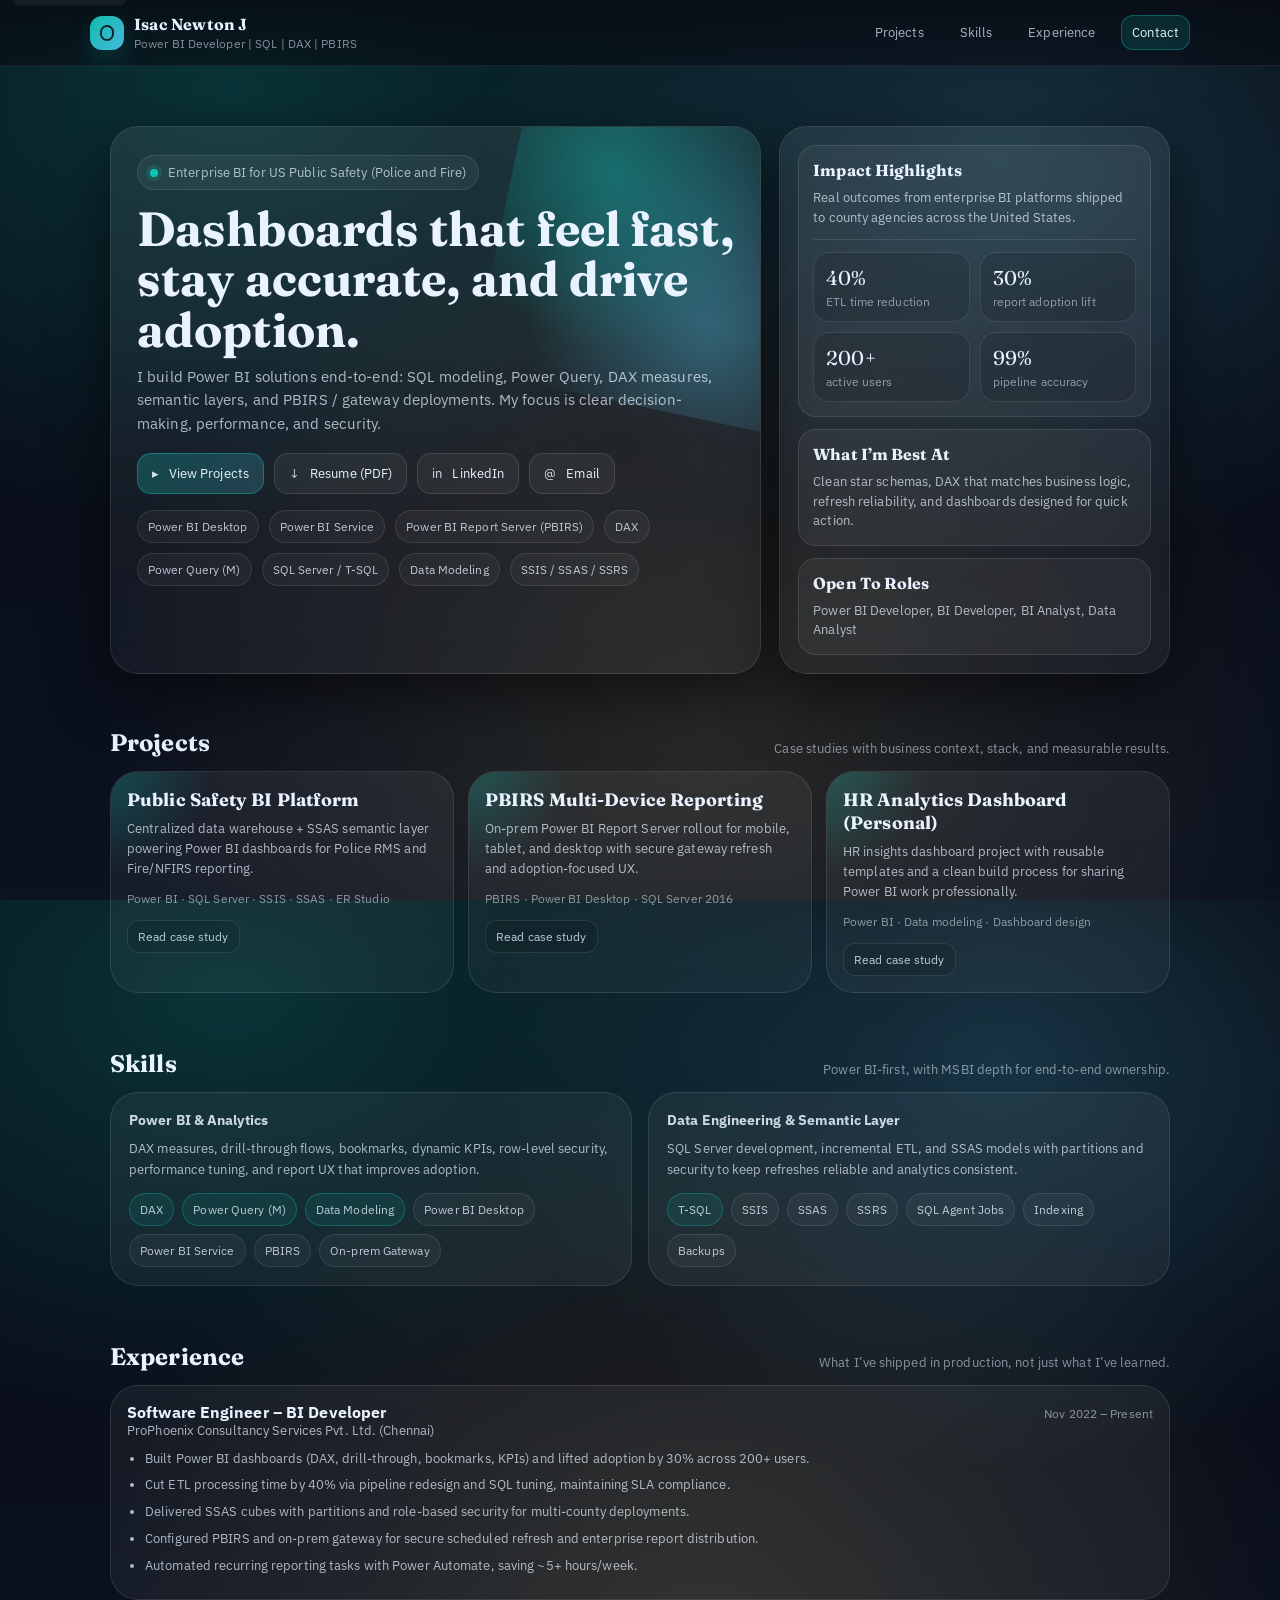
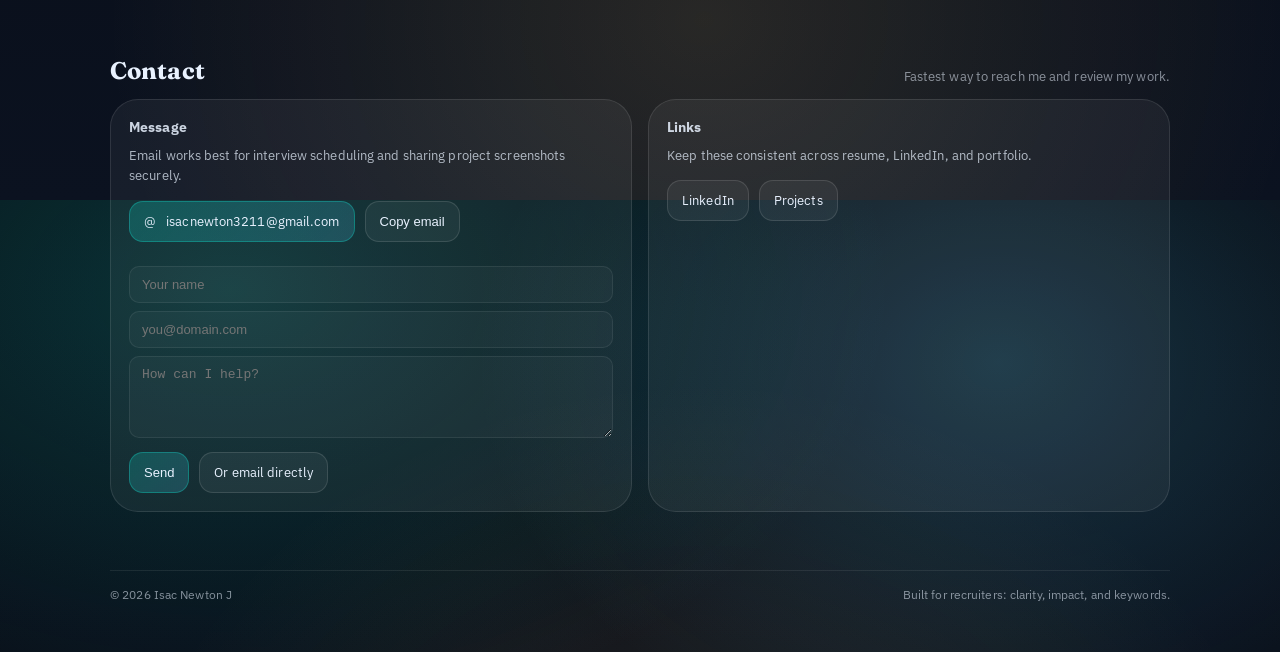
<file: index.html>
<!doctype html>
<html lang="en">
  <head>
    <meta charset="utf-8" />
    <meta name="viewport" content="width=device-width, initial-scale=1" />
    <meta name="theme-color" content="#070a12" />
    <title>Isac Newton J | Power BI Developer</title>
    <meta
      name="description"
      content="Power BI Developer focused on enterprise dashboards, DAX analytics, Power Query, data modeling, and PBIRS deployments. Chennai, India."
    />
    <link rel="icon" href="assets/favicon.svg" />
    <link rel="preconnect" href="https://fonts.googleapis.com" />
    <link rel="preconnect" href="https://fonts.gstatic.com" crossorigin />
    <link
      href="https://fonts.googleapis.com/css2?family=Fraunces:opsz,wght@9..144,500;9..144,700&family=IBM+Plex+Sans:wght@400;600;700&display=swap"
      rel="stylesheet"
    />
    <link rel="stylesheet" href="assets/styles.css" />
    <meta property="og:title" content="Isac Newton J | Power BI Developer" />
    <meta property="og:description" content="Power BI Developer focused on enterprise dashboards, DAX analytics, Power Query, data modeling, and PBIRS deployments." />
    <meta property="og:type" content="website" />
    <meta property="og:image" content="assets/favicon.svg" />
    <meta name="twitter:card" content="summary_large_image" />
  </head>
  <body>
    <a class="skip-link" href="#top">Skip to content</a>
    <header class="topbar">
      <div class="wrap topbar-inner">
        <a class="brand" href="#top" aria-label="Home">
          <span class="mark" aria-hidden="true"></span>
          <span>
            <span class="name">Isac Newton J</span>
            <span class="tag">Power BI Developer | SQL | DAX | PBIRS</span>
          </span>
        </a>
        <button class="nav-toggle" aria-expanded="false" aria-controls="primary-nav">Menu</button>
        <nav id="primary-nav" class="nav" aria-label="Primary navigation">
          <a href="#projects">Projects</a>
          <a href="#skills">Skills</a>
          <a href="#experience">Experience</a>
          <a href="#contact" class="cta">Contact</a>
        </nav>
      </div>
    </header>

    <main id="top" class="wrap">
      <section class="hero">
        <div class="hero-grid">
          <div class="card hero-main reveal">
            <div class="kicker">
              <span class="dot" aria-hidden="true"></span>
              Enterprise BI for US Public Safety (Police and Fire)
            </div>
            <h1 class="title">Dashboards that feel fast, stay accurate, and drive adoption.</h1>
            <p class="sub">
              I build Power BI solutions end-to-end: SQL modeling, Power Query, DAX measures, semantic layers, and PBIRS / gateway
              deployments. My focus is clear decision-making, performance, and security.
            </p>

            <div class="btnrow">
              <a class="btn primary" href="#projects"><span class="icon" aria-hidden="true">▸</span> View Projects</a>
              <a class="btn" href="assets/Isac_Newton_Joseph_Resume.pdf" download>
                <span class="icon" aria-hidden="true">↓</span> Resume (PDF)
              </a>
              <a class="btn" href="https://www.linkedin.com/in/isacnewtonj" target="_blank" rel="noreferrer">
                <span class="icon" aria-hidden="true">in</span> LinkedIn
              </a>
              <a class="btn" href="mailto:isacnewton3211@gmail.com"><span class="icon" aria-hidden="true">@</span> Email</a>
            </div>

            <div class="pillrow" aria-label="Key capabilities">
              <span class="pill">Power BI Desktop</span>
              <span class="pill">Power BI Service</span>
              <span class="pill">Power BI Report Server (PBIRS)</span>
              <span class="pill">DAX</span>
              <span class="pill">Power Query (M)</span>
              <span class="pill">SQL Server / T-SQL</span>
              <span class="pill">Data Modeling</span>
              <span class="pill">SSIS / SSAS / SSRS</span>
            </div>
          </div>

          <aside class="card hero-side reveal" aria-label="Highlights">
            <div class="mini">
              <h3>Impact Highlights</h3>
              <p>Real outcomes from enterprise BI platforms shipped to county agencies across the United States.</p>
              <div class="divider"></div>
              <div class="stats">
                <div class="stat"><div class="n">40%</div><div class="l">ETL time reduction</div></div>
                <div class="stat"><div class="n">30%</div><div class="l">report adoption lift</div></div>
                <div class="stat"><div class="n">200+</div><div class="l">active users</div></div>
                <div class="stat"><div class="n">99%</div><div class="l">pipeline accuracy</div></div>
              </div>
            </div>

            <div class="mini">
              <h3>What I’m Best At</h3>
              <p>Clean star schemas, DAX that matches business logic, refresh reliability, and dashboards designed for quick action.</p>
            </div>

            <div class="mini">
              <h3>Open To Roles</h3>
              <p>Power BI Developer, BI Developer, BI Analyst, Data Analyst</p>
            </div>
          </aside>
        </div>
      </section>

      <section id="projects">
        <div class="section-title reveal">
          <h2>Projects</h2>
          <p>Case studies with business context, stack, and measurable results.</p>
        </div>
        <div class="projects">
          <article class="proj reveal">
            <h3>Public Safety BI Platform</h3>
            <p>Centralized data warehouse + SSAS semantic layer powering Power BI dashboards for Police RMS and Fire/NFIRS reporting.</p>
            <div class="meta">Power BI · SQL Server · SSIS · SSAS · ER Studio</div>
            <div class="linkrow"><a class="smalllink" href="projects/public-safety-bi.html">Read case study</a></div>
          </article>

          <article class="proj reveal">
            <h3>PBIRS Multi‑Device Reporting</h3>
            <p>On‑prem Power BI Report Server rollout for mobile, tablet, and desktop with secure gateway refresh and adoption-focused UX.</p>
            <div class="meta">PBIRS · Power BI Desktop · SQL Server 2016</div>
            <div class="linkrow"><a class="smalllink" href="projects/pbirs-multidevice.html">Read case study</a></div>
          </article>

          <article class="proj reveal">
            <h3>HR Analytics Dashboard (Personal)</h3>
            <p>HR insights dashboard project with reusable templates and a clean build process for sharing Power BI work professionally.</p>
            <div class="meta">Power BI · Data modeling · Dashboard design</div>
            <div class="linkrow"><a class="smalllink" href="projects/hr-dashboard.html">Read case study</a></div>
          </article>
        </div>
      </section>

      <section id="skills">
        <div class="section-title reveal">
          <h2>Skills</h2>
          <p>Power BI-first, with MSBI depth for end-to-end ownership.</p>
        </div>
        <div class="grid2">
          <div class="panel reveal">
            <h3>Power BI & Analytics</h3>
            <p>DAX measures, drill-through flows, bookmarks, dynamic KPIs, row-level security, performance tuning, and report UX that improves adoption.</p>
            <div class="chips">
              <span class="chip hot">DAX</span>
              <span class="chip hot">Power Query (M)</span>
              <span class="chip hot">Data Modeling</span>
              <span class="chip">Power BI Desktop</span>
              <span class="chip">Power BI Service</span>
              <span class="chip">PBIRS</span>
              <span class="chip">On-prem Gateway</span>
            </div>
          </div>
          <div class="panel reveal">
            <h3>Data Engineering & Semantic Layer</h3>
            <p>SQL Server development, incremental ETL, and SSAS models with partitions and security to keep refreshes reliable and analytics consistent.</p>
            <div class="chips">
              <span class="chip hot">T-SQL</span>
              <span class="chip">SSIS</span>
              <span class="chip">SSAS</span>
              <span class="chip">SSRS</span>
              <span class="chip">SQL Agent Jobs</span>
              <span class="chip">Indexing</span>
              <span class="chip">Backups</span>
            </div>
          </div>
        </div>
      </section>

      <section id="experience">
        <div class="section-title reveal">
          <h2>Experience</h2>
          <p>What I’ve shipped in production, not just what I’ve learned.</p>
        </div>
        <div class="timeline">
          <div class="tl reveal">
            <div class="top">
              <div>
                <div class="role">Software Engineer – BI Developer</div>
                <div class="org">ProPhoenix Consultancy Services Pvt. Ltd. (Chennai)</div>
              </div>
              <div class="when">Nov 2022 – Present</div>
            </div>
            <ul>
              <li>Built Power BI dashboards (DAX, drill-through, bookmarks, KPIs) and lifted adoption by 30% across 200+ users.</li>
              <li>Cut ETL processing time by 40% via pipeline redesign and SQL tuning, maintaining SLA compliance.</li>
              <li>Delivered SSAS cubes with partitions and role-based security for multi-county deployments.</li>
              <li>Configured PBIRS and on-prem gateway for secure scheduled refresh and enterprise report distribution.</li>
              <li>Automated recurring reporting tasks with Power Automate, saving ~5+ hours/week.</li>
            </ul>
          </div>
        </div>
      </section>

      <section id="contact">
        <div class="section-title reveal">
          <h2>Contact</h2>
          <p>Fastest way to reach me and review my work.</p>
        </div>
        <div class="grid2">
          <div class="panel reveal">
            <h3>Message</h3>
            <p>Email works best for interview scheduling and sharing project screenshots securely.</p>
            <div class="btnrow" style="margin-top:14px">
              <a class="btn primary" href="mailto:isacnewton3211@gmail.com">
                <span class="icon" aria-hidden="true">@</span> isacnewton3211@gmail.com
              </a>
              <button class="btn copybtn" type="button" data-copy-email="isacnewton3211@gmail.com">Copy email</button>
            </div>

            <form name="contact" method="POST" data-netlify="true" class="contact-form" aria-label="Contact form" style="margin-top:16px">
              <input type="hidden" name="form-name" value="contact">
              <label for="cf-name" class="sr-only">Name</label>
              <input id="cf-name" name="name" placeholder="Your name" required />
              <label for="cf-email" class="sr-only">Email</label>
              <input id="cf-email" name="email" type="email" placeholder="you@domain.com" required />
              <label for="cf-message" class="sr-only">Message</label>
              <textarea id="cf-message" name="message" rows="4" placeholder="How can I help?" required></textarea>
              <div class="btnrow" style="margin-top:10px">
                <button class="btn primary" type="submit">Send</button>
                <a class="btn" href="mailto:isacnewton3211@gmail.com">Or email directly</a>
              </div>
            </form>
            
          </div>
          <div class="panel reveal">
            <h3>Links</h3>
            <p>Keep these consistent across resume, LinkedIn, and portfolio.</p>
            <div class="btnrow" style="margin-top:14px">
              <a class="btn" href="https://www.linkedin.com/in/isacnewtonj" target="_blank" rel="noreferrer">LinkedIn</a>
              <a class="btn" href="#projects">Projects</a>
            </div>
          </div>
        </div>
      </section>

      <footer>
        <div class="foot">
          <div>© <span id="y"></span> Isac Newton J</div>
          <div>Built for recruiters: clarity, impact, and keywords.</div>
        </div>
      </footer>
    </main>

    <script>
      document.getElementById("y").textContent = String(new Date().getFullYear());
    </script>
    <script src="assets/app.js"></script>
  </body>
</html>
</file>
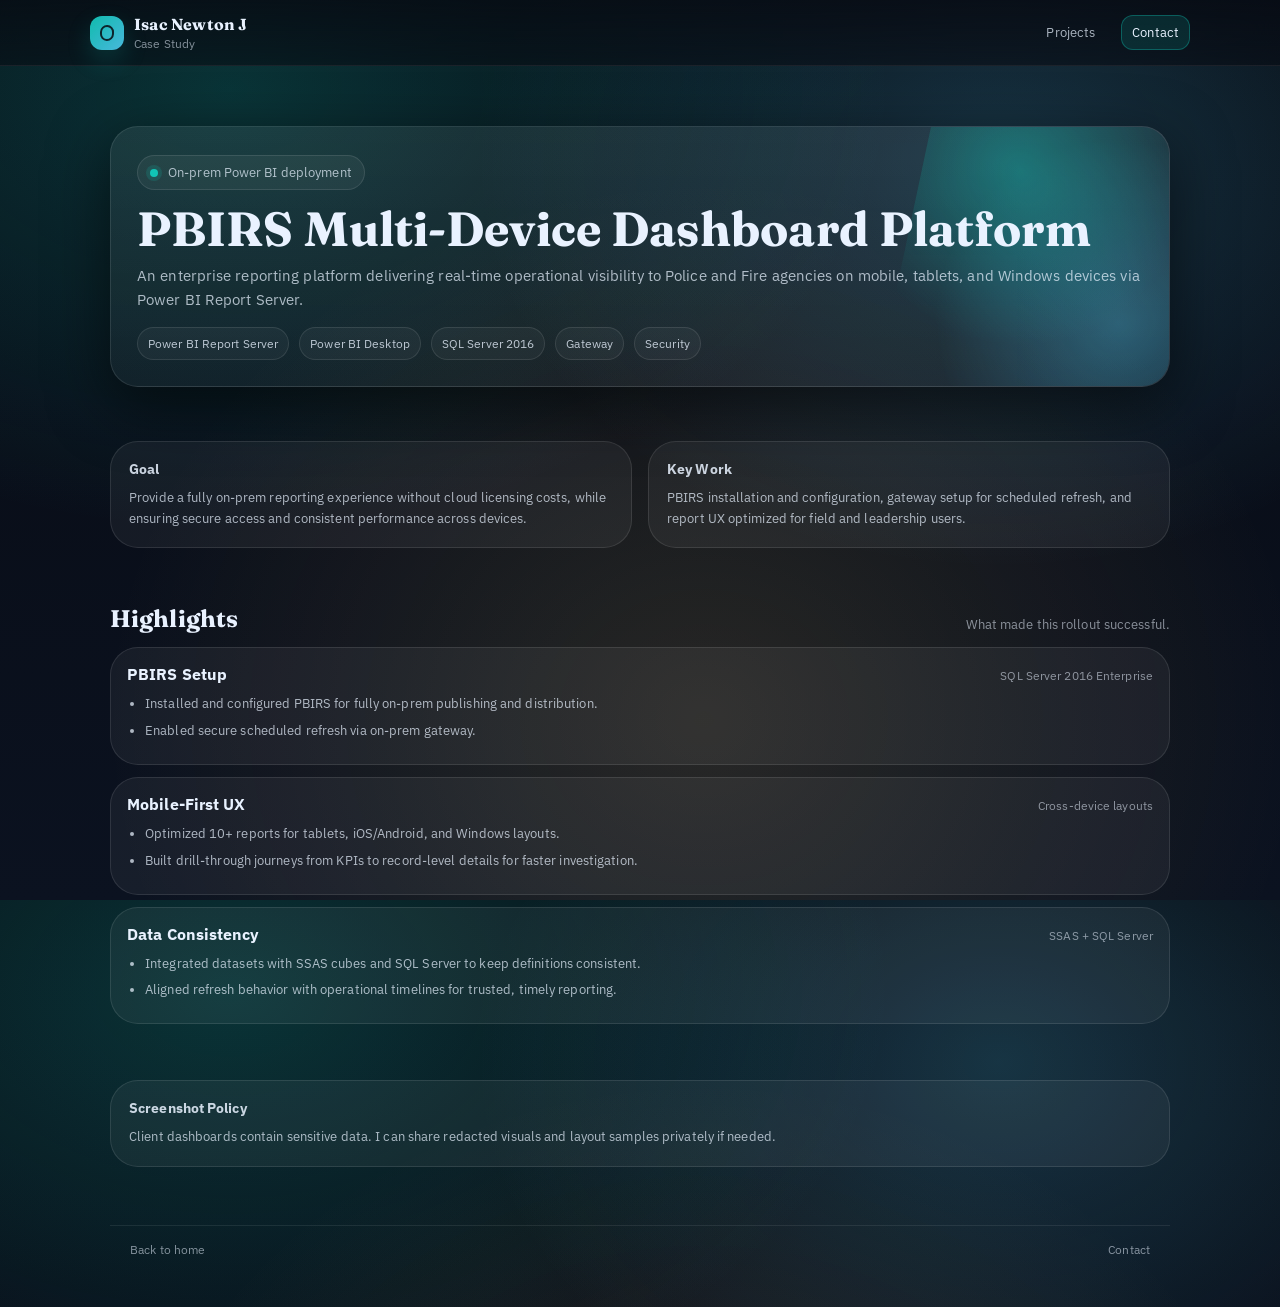
<file: projects/pbirs-multidevice.html>
<!doctype html>
<html lang="en">
  <head>
    <meta charset="utf-8" />
    <meta name="viewport" content="width=device-width, initial-scale=1" />
    <title>PBIRS Multi-Device Reporting | Isac Newton J</title>
    <meta name="description" content="Case study: PBIRS multi-device reporting for US public safety agencies." />
    <link rel="icon" href="../assets/favicon.svg" />
    <link rel="preconnect" href="https://fonts.googleapis.com" />
    <link rel="preconnect" href="https://fonts.gstatic.com" crossorigin />
    <link
      href="https://fonts.googleapis.com/css2?family=Fraunces:opsz,wght@9..144,500;9..144,700&family=IBM+Plex+Sans:wght@400;600;700&display=swap"
      rel="stylesheet"
    />
    <link rel="stylesheet" href="../assets/styles.css" />
  </head>
  <body>
    <header class="topbar">
      <div class="wrap topbar-inner">
        <a class="brand" href="../index.html" aria-label="Back to home">
          <span class="mark" aria-hidden="true"></span>
          <span>
            <span class="name">Isac Newton J</span>
            <span class="tag">Case Study</span>
          </span>
        </a>
        <nav class="nav" aria-label="Primary navigation">
          <a href="../index.html#projects">Projects</a>
          <a href="../index.html#contact" class="cta">Contact</a>
        </nav>
      </div>
    </header>

    <main class="wrap">
      <section class="hero">
        <div class="card hero-main reveal">
          <div class="kicker"><span class="dot" aria-hidden="true"></span>On‑prem Power BI deployment</div>
          <h1 class="title">PBIRS Multi‑Device Dashboard Platform</h1>
          <p class="sub">
            An enterprise reporting platform delivering real-time operational visibility to Police and Fire agencies on mobile,
            tablets, and Windows devices via Power BI Report Server.
          </p>
          <div class="pillrow">
            <span class="pill">Power BI Report Server</span>
            <span class="pill">Power BI Desktop</span>
            <span class="pill">SQL Server 2016</span>
            <span class="pill">Gateway</span>
            <span class="pill">Security</span>
          </div>
        </div>
      </section>

      <section>
        <div class="grid2">
          <div class="panel reveal">
            <h3>Goal</h3>
            <p>
              Provide a fully on-prem reporting experience without cloud licensing costs, while ensuring secure access and
              consistent performance across devices.
            </p>
          </div>
          <div class="panel reveal">
            <h3>Key Work</h3>
            <p>
              PBIRS installation and configuration, gateway setup for scheduled refresh, and report UX optimized for field and
              leadership users.
            </p>
          </div>
        </div>
      </section>

      <section>
        <div class="section-title reveal">
          <h2>Highlights</h2>
          <p>What made this rollout successful.</p>
        </div>
        <div class="timeline">
          <div class="tl reveal">
            <div class="top">
              <div class="role">PBIRS Setup</div>
              <div class="when">SQL Server 2016 Enterprise</div>
            </div>
            <ul>
              <li>Installed and configured PBIRS for fully on-prem publishing and distribution.</li>
              <li>Enabled secure scheduled refresh via on-prem gateway.</li>
            </ul>
          </div>
          <div class="tl reveal">
            <div class="top">
              <div class="role">Mobile-First UX</div>
              <div class="when">Cross-device layouts</div>
            </div>
            <ul>
              <li>Optimized 10+ reports for tablets, iOS/Android, and Windows layouts.</li>
              <li>Built drill-through journeys from KPIs to record-level details for faster investigation.</li>
            </ul>
          </div>
          <div class="tl reveal">
            <div class="top">
              <div class="role">Data Consistency</div>
              <div class="when">SSAS + SQL Server</div>
            </div>
            <ul>
              <li>Integrated datasets with SSAS cubes and SQL Server to keep definitions consistent.</li>
              <li>Aligned refresh behavior with operational timelines for trusted, timely reporting.</li>
            </ul>
          </div>
        </div>
      </section>

      <section>
        <div class="panel reveal">
          <h3>Screenshot Policy</h3>
          <p>Client dashboards contain sensitive data. I can share redacted visuals and layout samples privately if needed.</p>
        </div>
      </section>

      <footer>
        <div class="wrap foot">
          <div><a href="../index.html">Back to home</a></div>
          <div><a href="../index.html#contact">Contact</a></div>
        </div>
      </footer>
    </main>

    <script src="../assets/app.js"></script>
  </body>
</html>
</file>
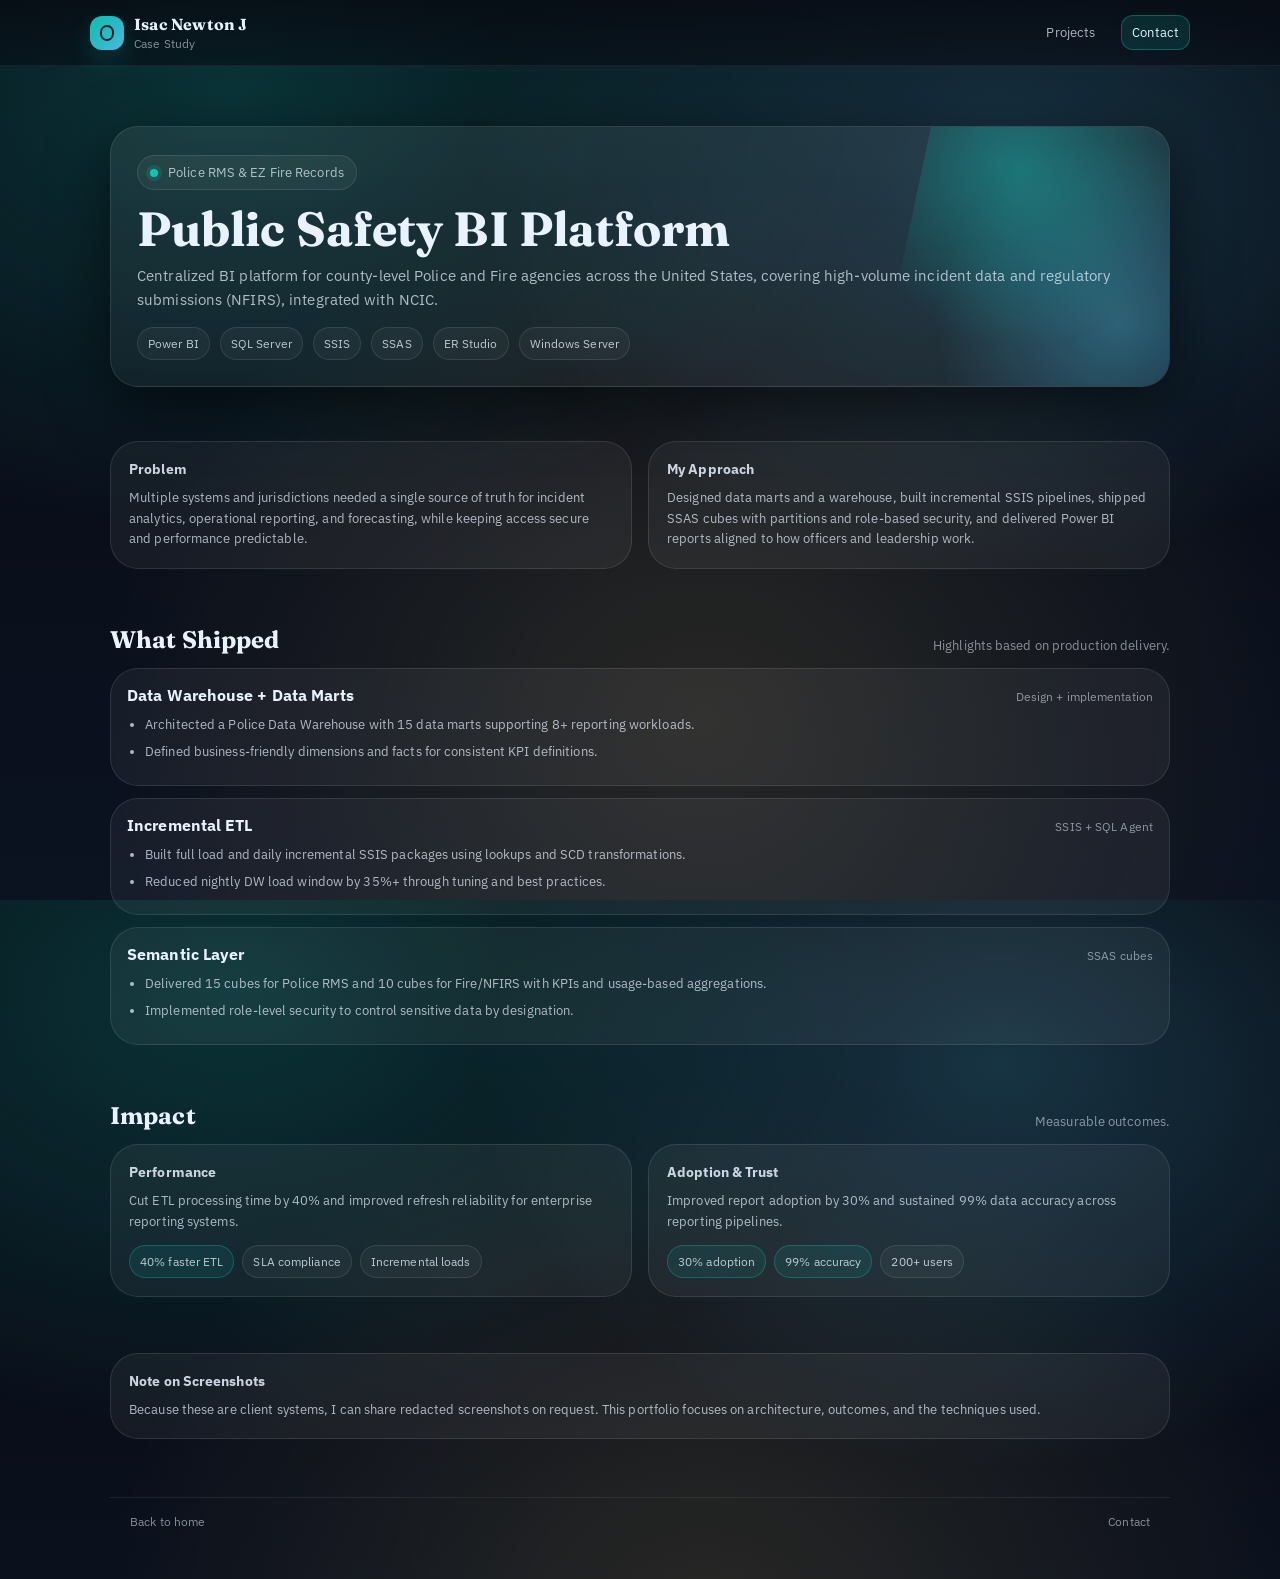
<file: projects/public-safety-bi.html>
<!doctype html>
<html lang="en">
  <head>
    <meta charset="utf-8" />
    <meta name="viewport" content="width=device-width, initial-scale=1" />
    <title>Public Safety BI Platform | Isac Newton J</title>
    <meta name="description" content="Case study: Public Safety BI Platform (Police RMS and Fire/NFIRS) using Power BI, SQL Server, SSIS, SSAS." />
    <link rel="icon" href="../assets/favicon.svg" />
    <link rel="preconnect" href="https://fonts.googleapis.com" />
    <link rel="preconnect" href="https://fonts.gstatic.com" crossorigin />
    <link
      href="https://fonts.googleapis.com/css2?family=Fraunces:opsz,wght@9..144,500;9..144,700&family=IBM+Plex+Sans:wght@400;600;700&display=swap"
      rel="stylesheet"
    />
    <link rel="stylesheet" href="../assets/styles.css" />
  </head>
  <body>
    <header class="topbar">
      <div class="wrap topbar-inner">
        <a class="brand" href="../index.html" aria-label="Back to home">
          <span class="mark" aria-hidden="true"></span>
          <span>
            <span class="name">Isac Newton J</span>
            <span class="tag">Case Study</span>
          </span>
        </a>
        <nav class="nav" aria-label="Primary navigation">
          <a href="../index.html#projects">Projects</a>
          <a href="../index.html#contact" class="cta">Contact</a>
        </nav>
      </div>
    </header>

    <main class="wrap">
      <section class="hero">
        <div class="card hero-main reveal">
          <div class="kicker"><span class="dot" aria-hidden="true"></span>Police RMS & EZ Fire Records</div>
          <h1 class="title">Public Safety BI Platform</h1>
          <p class="sub">
            Centralized BI platform for county-level Police and Fire agencies across the United States, covering high-volume
            incident data and regulatory submissions (NFIRS), integrated with NCIC.
          </p>
          <div class="pillrow">
            <span class="pill">Power BI</span>
            <span class="pill">SQL Server</span>
            <span class="pill">SSIS</span>
            <span class="pill">SSAS</span>
            <span class="pill">ER Studio</span>
            <span class="pill">Windows Server</span>
          </div>
        </div>
      </section>

      <section>
        <div class="grid2">
          <div class="panel reveal">
            <h3>Problem</h3>
            <p>
              Multiple systems and jurisdictions needed a single source of truth for incident analytics, operational reporting,
              and forecasting, while keeping access secure and performance predictable.
            </p>
          </div>
          <div class="panel reveal">
            <h3>My Approach</h3>
            <p>
              Designed data marts and a warehouse, built incremental SSIS pipelines, shipped SSAS cubes with partitions and
              role-based security, and delivered Power BI reports aligned to how officers and leadership work.
            </p>
          </div>
        </div>
      </section>

      <section>
        <div class="section-title reveal">
          <h2>What Shipped</h2>
          <p>Highlights based on production delivery.</p>
        </div>
        <div class="timeline">
          <div class="tl reveal">
            <div class="top">
              <div class="role">Data Warehouse + Data Marts</div>
              <div class="when">Design + implementation</div>
            </div>
            <ul>
              <li>Architected a Police Data Warehouse with 15 data marts supporting 8+ reporting workloads.</li>
              <li>Defined business-friendly dimensions and facts for consistent KPI definitions.</li>
            </ul>
          </div>
          <div class="tl reveal">
            <div class="top">
              <div class="role">Incremental ETL</div>
              <div class="when">SSIS + SQL Agent</div>
            </div>
            <ul>
              <li>Built full load and daily incremental SSIS packages using lookups and SCD transformations.</li>
              <li>Reduced nightly DW load window by 35%+ through tuning and best practices.</li>
            </ul>
          </div>
          <div class="tl reveal">
            <div class="top">
              <div class="role">Semantic Layer</div>
              <div class="when">SSAS cubes</div>
            </div>
            <ul>
              <li>Delivered 15 cubes for Police RMS and 10 cubes for Fire/NFIRS with KPIs and usage-based aggregations.</li>
              <li>Implemented role-level security to control sensitive data by designation.</li>
            </ul>
          </div>
        </div>
      </section>

      <section id="impact">
        <div class="section-title reveal">
          <h2>Impact</h2>
          <p>Measurable outcomes.</p>
        </div>
        <div class="grid2">
          <div class="panel reveal">
            <h3>Performance</h3>
            <p>Cut ETL processing time by 40% and improved refresh reliability for enterprise reporting systems.</p>
            <div class="chips">
              <span class="chip hot">40% faster ETL</span>
              <span class="chip">SLA compliance</span>
              <span class="chip">Incremental loads</span>
            </div>
          </div>
          <div class="panel reveal">
            <h3>Adoption & Trust</h3>
            <p>Improved report adoption by 30% and sustained 99% data accuracy across reporting pipelines.</p>
            <div class="chips">
              <span class="chip hot">30% adoption</span>
              <span class="chip hot">99% accuracy</span>
              <span class="chip">200+ users</span>
            </div>
          </div>
        </div>
      </section>

      <section>
        <div class="panel reveal">
          <h3>Note on Screenshots</h3>
          <p>
            Because these are client systems, I can share redacted screenshots on request. This portfolio focuses on architecture,
            outcomes, and the techniques used.
          </p>
        </div>
      </section>

      <footer>
        <div class="wrap foot">
          <div><a href="../index.html">Back to home</a></div>
          <div><a href="../index.html#contact">Contact</a></div>
        </div>
      </footer>
    </main>

    <script src="../assets/app.js"></script>
  </body>
</html>
</file>
<file: assets/styles.css>
:root{
  --bg0:#070a12;
  --bg1:#0b1220;
  --panel:rgba(255,255,255,0.06);
  --panel2:rgba(255,255,255,0.08);
  --line:rgba(255,255,255,0.12);
  --text:#e9f2ff;
  --muted:rgba(233,242,255,0.72);
  --muted2:rgba(233,242,255,0.55);
  --accent:#11c5b6;
  --accent2:#55d6ff;
  --warn:#ffd166;
  --shadow: 0 18px 60px rgba(0,0,0,0.55);
  --radius: 18px;
  --radius2: 28px;
  --max: 1100px;
}

*{box-sizing:border-box}
html,body{height:100%}
body{
  margin:0;
  color:var(--text);
  background:
    radial-gradient(1200px 800px at 18% 10%, rgba(17,197,182,0.22), transparent 55%),
    radial-gradient(900px 700px at 78% 18%, rgba(85,214,255,0.20), transparent 58%),
    radial-gradient(1000px 900px at 55% 80%, rgba(255,209,102,0.12), transparent 60%),
    linear-gradient(180deg, var(--bg0), var(--bg1));
  font-family: "IBM Plex Sans", ui-sans-serif, system-ui, -apple-system, "Segoe UI", Arial, sans-serif;
  letter-spacing: 0.1px;
}

a{color:inherit; text-decoration:none}
a:hover{color:var(--accent)}

.wrap{max-width:var(--max); margin:0 auto; padding: 0 20px}

.topbar{
  position:sticky; top:0; z-index:50;
  backdrop-filter: blur(14px);
  background: linear-gradient(180deg, rgba(7,10,18,0.78), rgba(7,10,18,0.55));
  border-bottom: 1px solid rgba(255,255,255,0.08);
}
.topbar-inner{
  display:flex; align-items:center; justify-content:space-between;
  padding: 14px 0;
}
.brand{
  display:flex; align-items:center; gap:10px;
}
.mark{
  width:34px; height:34px; border-radius:12px;
  background: linear-gradient(135deg, rgba(17,197,182,0.95), rgba(85,214,255,0.85));
  box-shadow: 0 10px 24px rgba(17,197,182,0.18);
  position:relative;
}
.mark:after{
  content:"";
  position:absolute; inset: 9px 10px;
  border: 2px solid rgba(7,10,18,0.85);
  border-radius: 10px;
  transform: rotate(2deg);
}
.brand .name{
  font-weight:700;
  font-family:"Fraunces", ui-serif, "Georgia", serif;
  letter-spacing:0.2px;
}
.brand .tag{
  display:block;
  font-size:12px;
  color:var(--muted2);
  margin-top:2px;
}
.nav{
  display:flex; gap:16px; align-items:center;
  flex-wrap:wrap;
  justify-content:flex-end;
}
.nav a{
  font-size: 13px;
  color: var(--muted);
  padding: 8px 10px;
  border-radius: 12px;
}
.nav a:hover{background: rgba(255,255,255,0.06); color: var(--text)}
.nav .cta{
  background: rgba(17,197,182,0.14);
  border: 1px solid rgba(17,197,182,0.35);
  color: var(--text);
}
.nav .cta:hover{
  background: rgba(17,197,182,0.22);
  border-color: rgba(17,197,182,0.55);
}

.hero{
  padding: 60px 0 26px;
}
.hero-grid{
  display:grid;
  grid-template-columns: 1.25fr 0.75fr;
  gap: 18px;
  align-items:stretch;
}
.card{
  background: linear-gradient(180deg, rgba(255,255,255,0.07), rgba(255,255,255,0.04));
  border: 1px solid rgba(255,255,255,0.10);
  border-radius: var(--radius2);
  box-shadow: var(--shadow);
}
.hero-main{
  padding: 28px 26px 26px;
  position:relative;
  overflow:hidden;
}
.hero-main:before{
  content:"";
  position:absolute; inset:-40px -60px auto auto;
  width: 320px; height: 320px;
  background: radial-gradient(circle at 30% 30%, rgba(17,197,182,0.45), transparent 55%),
              radial-gradient(circle at 70% 70%, rgba(85,214,255,0.35), transparent 58%);
  transform: rotate(12deg);
  opacity: 0.9;
}
.kicker{
  display:inline-flex; gap:10px; align-items:center;
  color: var(--muted);
  font-size: 13px;
  background: rgba(255,255,255,0.05);
  border:1px solid rgba(255,255,255,0.10);
  border-radius: 999px;
  padding: 8px 12px;
  position:relative;
  z-index:1;
}
.dot{
  width:8px; height:8px; border-radius:99px;
  background: var(--accent);
  box-shadow: 0 0 0 4px rgba(17,197,182,0.16);
}
.title{
  font-family:"Fraunces", ui-serif, "Georgia", serif;
  font-size: clamp(32px, 4vw, 48px);
  line-height: 1.05;
  margin: 14px 0 10px;
  position:relative;
  z-index:1;
}
.sub{
  color: var(--muted);
  font-size: 15px;
  line-height: 1.55;
  margin: 0 0 16px;
  position:relative;
  z-index:1;
}
.pillrow{
  display:flex; flex-wrap:wrap; gap:10px;
  margin: 16px 0 0;
  position:relative; z-index:1;
}
.pill{
  font-size: 12px;
  color: rgba(233,242,255,0.78);
  padding: 8px 10px;
  border-radius: 999px;
  border:1px solid rgba(255,255,255,0.10);
  background: rgba(255,255,255,0.04);
}
.btnrow{
  display:flex; flex-wrap:wrap; gap:10px;
  margin-top: 18px;
  position:relative; z-index:1;
}
.btn{
  display:inline-flex; align-items:center; gap:10px;
  padding: 11px 14px;
  border-radius: 14px;
  border: 1px solid rgba(255,255,255,0.12);
  background: rgba(255,255,255,0.05);
  color: var(--text);
  font-size: 13px;
}
.btn:hover{background: rgba(255,255,255,0.08)}
.btn.primary{
  background: linear-gradient(135deg, rgba(17,197,182,0.26), rgba(85,214,255,0.18));
  border-color: rgba(17,197,182,0.40);
}
.btn.primary:hover{
  border-color: rgba(17,197,182,0.70);
  background: linear-gradient(135deg, rgba(17,197,182,0.32), rgba(85,214,255,0.22));
}
.btn .icon{opacity:0.9}

.hero-side{
  padding: 18px;
  display:flex;
  flex-direction:column;
  gap: 12px;
}
.mini{
  padding: 14px;
  border-radius: var(--radius);
  border: 1px solid rgba(255,255,255,0.10);
  background: rgba(255,255,255,0.05);
}
.mini h3{
  font-family:"Fraunces", ui-serif, "Georgia", serif;
  font-size: 16px;
  margin: 0 0 8px;
}
.mini p{
  margin:0;
  color:var(--muted);
  font-size: 13px;
  line-height: 1.5;
}
.stats{
  display:grid;
  grid-template-columns: repeat(2, minmax(0,1fr));
  gap: 10px;
}
.stat{
  padding: 12px;
  border-radius: 16px;
  border: 1px solid rgba(255,255,255,0.10);
  background: rgba(0,0,0,0.12);
}
.stat .n{
  font-family:"Fraunces", ui-serif, "Georgia", serif;
  font-size: 20px;
}
.stat .l{
  color:var(--muted2);
  font-size: 12px;
  margin-top: 4px;
}
.divider{
  height:1px;
  background: rgba(255,255,255,0.10);
  margin: 12px 0;
}

section{padding: 28px 0}
.section-title{
  display:flex; align-items:flex-end; justify-content:space-between;
  gap: 14px;
  margin-bottom: 14px;
}
.section-title h2{
  font-family:"Fraunces", ui-serif, "Georgia", serif;
  margin:0;
  font-size: 24px;
}
.section-title p{
  margin:0;
  color: var(--muted2);
  font-size: 13px;
}
.grid2{
  display:grid;
  grid-template-columns: 1fr 1fr;
  gap: 16px;
}
.panel{
  padding: 18px;
  border-radius: var(--radius2);
  border: 1px solid rgba(255,255,255,0.10);
  background: rgba(255,255,255,0.05);
}
.panel h3{
  margin:0 0 10px;
  font-size: 14px;
  color: rgba(233,242,255,0.86);
}
.panel p{
  margin:0;
  color: var(--muted);
  font-size: 13px;
  line-height: 1.6;
}

/* Subtle background for lists inside panels (preview option 1) */
.panel ul {
  background: rgba(255,255,255,0.04);
  padding: 12px 16px;
  border-radius: 8px;
  list-style-position: inside;
  margin: 0;
}
.panel ul li { margin: 6px 0; color: var(--muted); }
.chips{display:flex; flex-wrap:wrap; gap:8px; margin-top:12px}
.chip{
  padding: 8px 10px;
  border-radius: 999px;
  border:1px solid rgba(255,255,255,0.10);
  background: rgba(255,255,255,0.04);
  font-size:12px;
  color: rgba(233,242,255,0.78);
}
.chip.hot{
  border-color: rgba(17,197,182,0.30);
  background: rgba(17,197,182,0.10);
}

.projects{
  display:grid;
  grid-template-columns: repeat(3, minmax(0, 1fr));
  gap: 14px;
}
.proj{
  padding: 16px;
  border-radius: var(--radius2);
  border: 1px solid rgba(255,255,255,0.10);
  background: linear-gradient(180deg, rgba(255,255,255,0.06), rgba(255,255,255,0.04));
  position:relative;
  overflow:hidden;
  min-height: 220px;
}
.proj:before{
  content:"";
  position:absolute; inset:-60px auto auto -60px;
  width: 180px; height: 180px;
  background: radial-gradient(circle at 30% 30%, rgba(17,197,182,0.28), transparent 60%);
}
.proj h3{
  margin: 0 0 8px;
  font-family:"Fraunces", ui-serif, "Georgia", serif;
  font-size: 18px;
  position:relative; z-index:1;
}
.proj p{
  margin:0 0 12px;
  color: var(--muted);
  font-size: 13px;
  line-height: 1.55;
  position:relative; z-index:1;
}
.proj .meta{
  color: var(--muted2);
  font-size: 12px;
  position:relative; z-index:1;
}
.proj .linkrow{
  display:flex; gap:10px; flex-wrap:wrap;
  margin-top: 14px;
  position:relative; z-index:1;
}
.smalllink{
  display:inline-flex; align-items:center; gap:8px;
  font-size: 12px;
  color: rgba(233,242,255,0.80);
  padding: 8px 10px;
  border-radius: 12px;
  border: 1px solid rgba(255,255,255,0.10);
  background: rgba(0,0,0,0.10);
}
.smalllink:hover{border-color: rgba(17,197,182,0.45); color: var(--text)}

.timeline{display:flex; flex-direction:column; gap:12px}
.tl{
  padding: 16px;
  border-radius: var(--radius2);
  border: 1px solid rgba(255,255,255,0.10);
  background: rgba(255,255,255,0.05);
}
.tl .top{
  display:flex; justify-content:space-between; gap:10px; flex-wrap:wrap;
  align-items:baseline;
}
.tl .role{font-weight:700}
.tl .org{color: var(--muted); font-size: 13px}
.tl .when{color: var(--muted2); font-size: 12px}
.tl ul{
  margin: 10px 0 0;
  padding-left: 18px;
  color: var(--muted);
  font-size: 13px;
  line-height: 1.6;
}
.tl li{margin: 6px 0}

footer{
  padding: 30px 0 50px;
  color: var(--muted2);
  font-size: 12px;
}
.foot{
  display:flex; justify-content:space-between; gap:12px; flex-wrap:wrap;
  border-top: 1px solid rgba(255,255,255,0.08);
  padding-top: 16px;
}
.copybtn{cursor:pointer}

.reveal{
  opacity:0;
  transform: translateY(10px);
  transition: opacity 520ms ease, transform 520ms ease;
}
.reveal.in{
  opacity:1;
  transform:none;
}

@media (max-width: 980px){
  .hero-grid{grid-template-columns: 1fr}
  .projects{grid-template-columns: 1fr}
  .grid2{grid-template-columns: 1fr}
  .nav{display:none}
}

/* Accessibility: skip link */
.skip-link{
  position:fixed; left:12px; top:12px; z-index:9999;
  background:var(--panel); color:var(--text); padding:8px 12px; border-radius:8px;
  transform:translateY(-120%); transition:transform 180ms ease; font-size:13px;
}
.skip-link:focus{transform:none; outline:2px solid var(--accent);}

/* Visually hidden helper */
.sr-only{position: absolute !important; width:1px; height:1px; padding:0; margin:-1px; overflow:hidden; clip:rect(0 0 0 0); white-space:nowrap; border:0}

/* Mobile nav toggle */
.nav-toggle{display:none; background:transparent; border:1px solid rgba(255,255,255,0.06); color:var(--text); padding:8px 10px; border-radius:10px}

.contact-form input, .contact-form textarea{
  width:100%; padding:10px 12px; margin-top:8px; border-radius:10px; border:1px solid rgba(255,255,255,0.08); background: rgba(255,255,255,0.03); color:var(--text); font-size:13px
}
.contact-form textarea{resize:vertical}

@media (max-width: 980px){
  .nav{display:none; flex-direction:column; gap:8px; margin-top:8px}
  .nav.open{display:flex}
  .nav-toggle{display:inline-flex}
}

/* Focus outlines */
a:focus, button:focus, input:focus, textarea:focus{outline:2px solid rgba(85,214,255,0.22); outline-offset:2px}

/* Gallery and Lightbox styles */
.gallery{display:grid; grid-template-columns: 2fr 1fr; gap:12px; margin-top:12px}
.gallery .card img, .gallery figure img{width:100%; height:auto; display:block; border-radius:8px}
.gallery .card{padding:0; overflow:hidden}
.gallery figure{margin:0}
.gallery figcaption{color:var(--muted2); padding:8px 10px}

@media (max-width:700px){
  .gallery{grid-template-columns:1fr;}
}

/* Lightbox modal */
.lb-backdrop{position:fixed; inset:0; background:rgba(0,0,0,0.75); display:none; align-items:center; justify-content:center; z-index:9999}
.lb-backdrop.open{display:flex}
.lb-content{max-width:94%; max-height:94%;}
.lb-content img{width:100%; height:auto; border-radius:6px}
.lb-close{position:absolute; top:18px; right:18px; background:rgba(255,255,255,0.06); border:1px solid rgba(255,255,255,0.12); padding:8px 10px; border-radius:8px; color:var(--text)}
</file>
